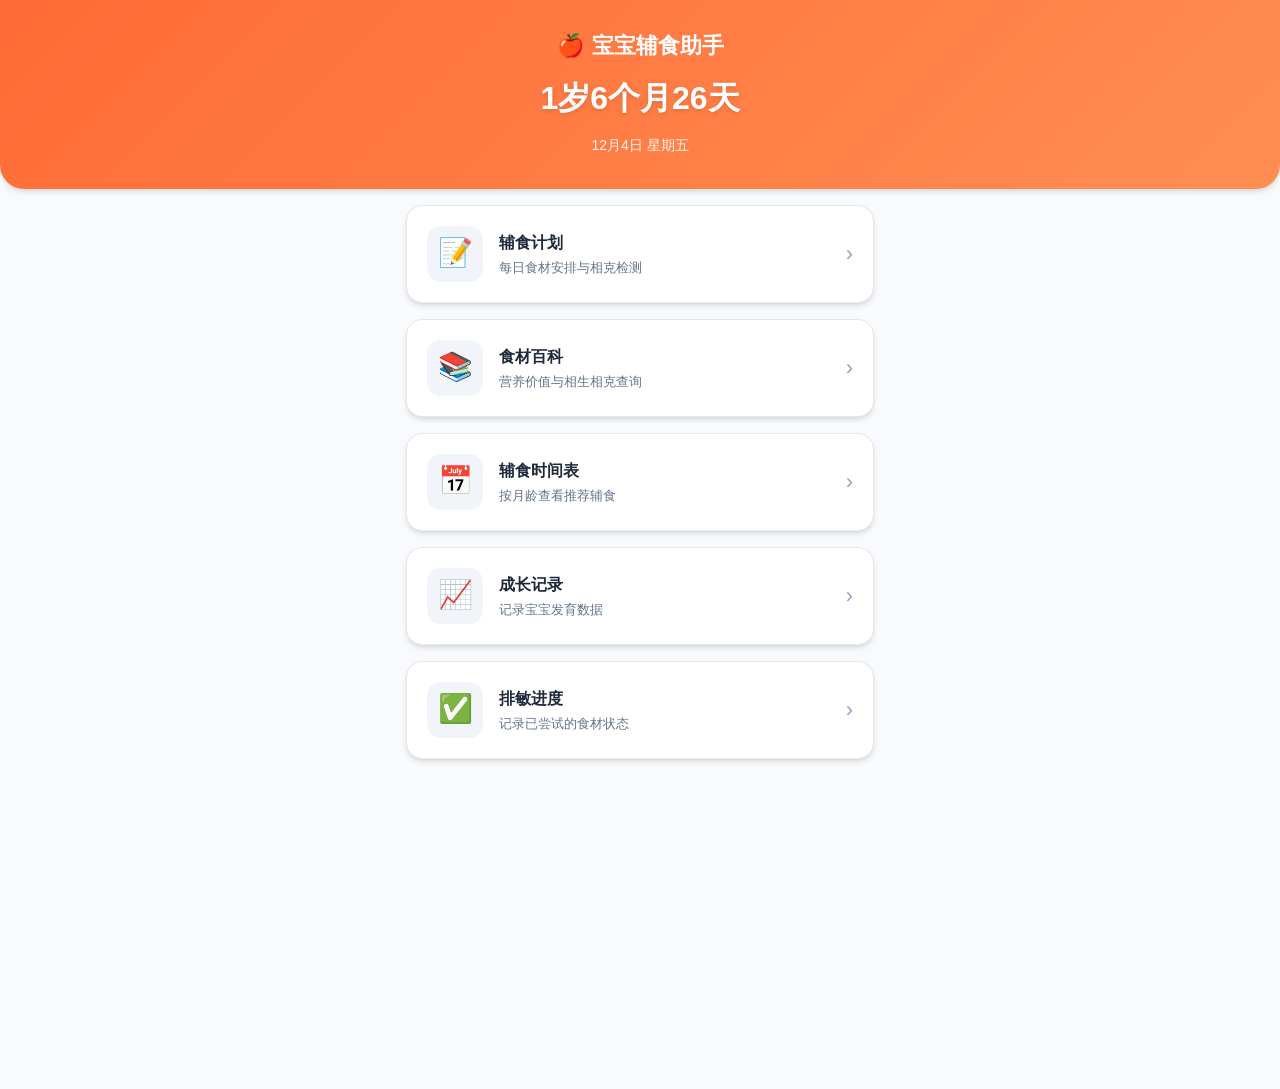
<file: index.html>
<!DOCTYPE html>
<html lang="zh-CN">
<head>
  <meta charset="UTF-8">
  <meta name="viewport" content="width=device-width, initial-scale=1.0, user-scalable=no">
  <title>宝宝辅食助手</title>
  <link rel="manifest" href="manifest.json">
  <link rel="stylesheet" href="css/style.css">
</head>
<body>
  <div class="app-container">
    <header class="app-header">
      <div class="header-content">
        <h1 class="header-title">
          <span class="emoji">🍎</span>
          宝宝辅食助手
        </h1>
        <div class="age-display" id="ageDisplay">计算中...</div>
        <div class="date-display" id="dateDisplay"></div>
      </div>
    </header>
    
    <main class="container">
      <nav class="card-grid">
        <a href="meal-planner.html" class="card card-meal">
          <div class="card-icon-wrapper">
            <span class="card-icon">📝</span>
          </div>
          <div class="card-content">
            <h3 class="card-title">辅食计划</h3>
            <p class="card-desc">每日食材安排与相克检测</p>
          </div>
          <span class="card-arrow">›</span>
        </a>
        
        <a href="food-encyclopedia.html" class="card card-encyclopedia">
          <div class="card-icon-wrapper">
            <span class="card-icon">📚</span>
          </div>
          <div class="card-content">
            <h3 class="card-title">食材百科</h3>
            <p class="card-desc">营养价值与相生相克查询</p>
          </div>
          <span class="card-arrow">›</span>
        </a>
        
        <a href="feeding-schedule.html" class="card card-schedule">
          <div class="card-icon-wrapper">
            <span class="card-icon">📅</span>
          </div>
          <div class="card-content">
            <h3 class="card-title">辅食时间表</h3>
            <p class="card-desc">按月龄查看推荐辅食</p>
          </div>
          <span class="card-arrow">›</span>
        </a>
        
        <a href="growth-tracker.html" class="card card-growth">
          <div class="card-icon-wrapper">
            <span class="card-icon">📈</span>
          </div>
          <div class="card-content">
            <h3 class="card-title">成长记录</h3>
            <p class="card-desc">记录宝宝发育数据</p>
          </div>
          <span class="card-arrow">›</span>
        </a>
        
        <a href="allergy-tracker.html" class="card card-allergy">
          <div class="card-icon-wrapper">
            <span class="card-icon">✅</span>
          </div>
          <div class="card-content">
            <h3 class="card-title">排敏进度</h3>
            <p class="card-desc">记录已尝试的食材状态</p>
          </div>
          <span class="card-arrow">›</span>
        </a>
      </nav>
    </main>
  </div>
  
  <script src="js/app.js"></script>
  <script>
    if ('serviceWorker' in navigator) {
      navigator.serviceWorker.register('sw.js').catch(function (err) {
        console.log('SW registration failed:', err);
      });
    }
  </script>
</body>
</html>
</file>
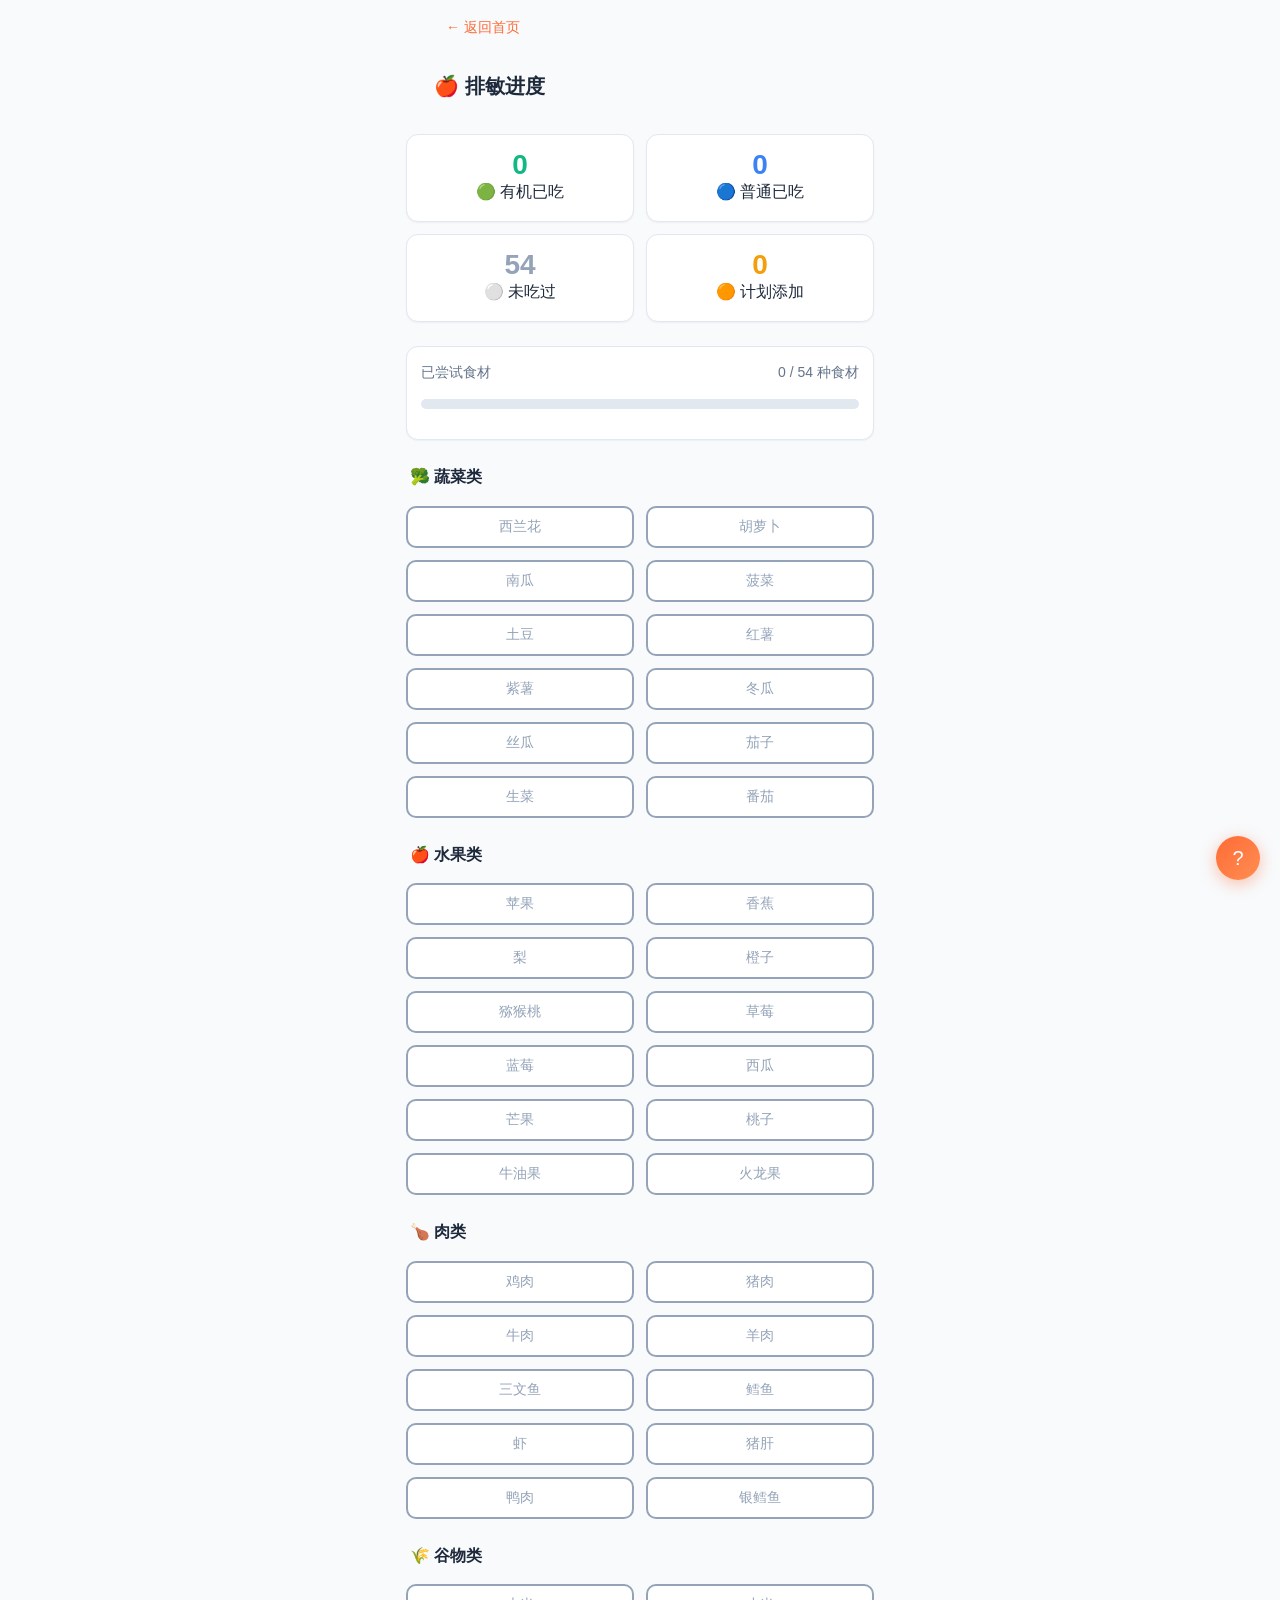
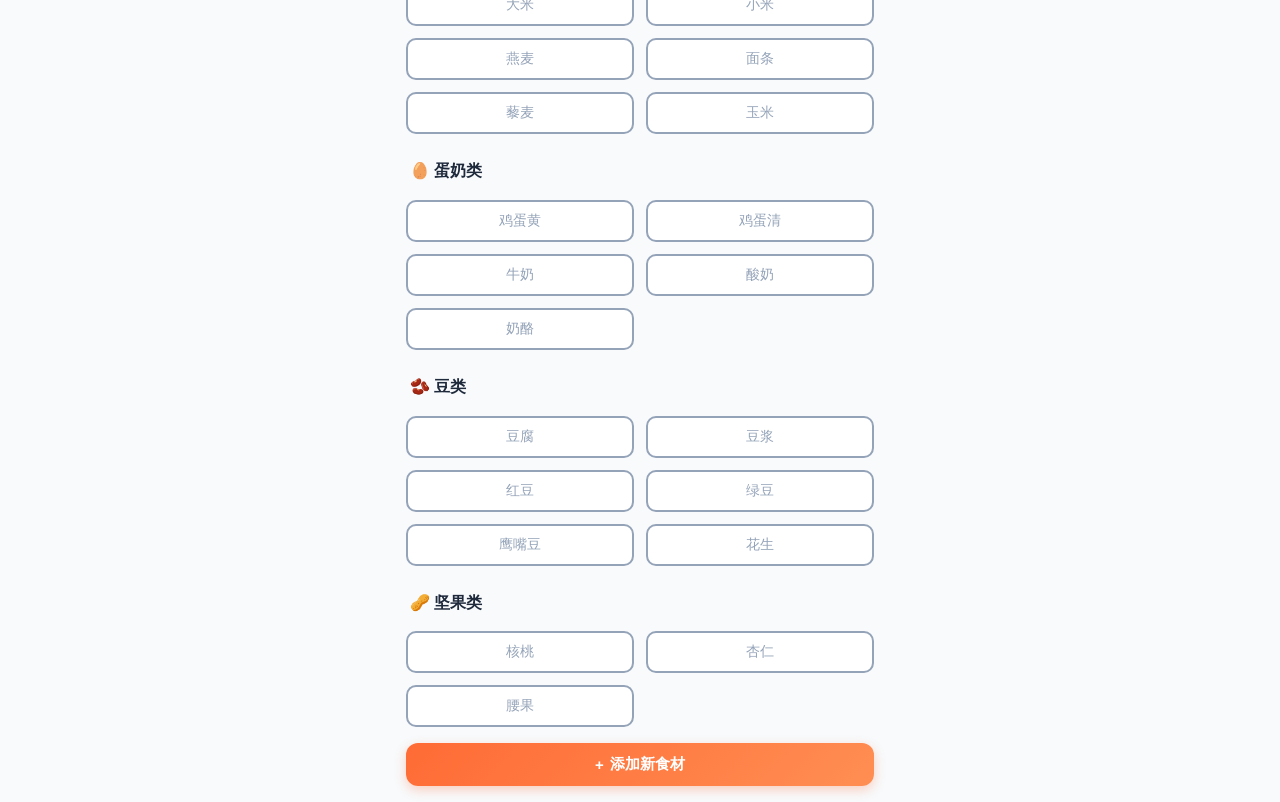
<file: allergy-tracker.html>
<!DOCTYPE html>
<html lang="zh-CN">
<head>
  <meta charset="UTF-8">
  <meta name="viewport" content="width=device-width, initial-scale=1.0, user-scalable=no">
  <title>排敏进度 - 宝宝辅食助手</title>
  <link rel="stylesheet" href="css/style.css">
</head>
<body>
  <div class="app-container">
    <header class="page-header">
      <a href="index.html" class="back-btn">← 返回首页</a>
      <h2 class="page-title">🍎 排敏进度</h2>
    </header>
    
    <main class="container">
      <!-- 统计区域 -->
      <div class="stats-grid">
        <div class="stat-card stat-green">
          <div class="stat-number" id="organicCount">0</div>
          <div class="stat-label">🟢 有机已吃</div>
        </div>
        <div class="stat-card stat-blue">
          <div class="stat-number" id="normalCount">0</div>
          <div class="stat-label">🔵 普通已吃</div>
        </div>
        <div class="stat-card stat-gray">
          <div class="stat-number" id="noneCount">0</div>
          <div class="stat-label">⚪ 未吃过</div>
        </div>
        <div class="stat-card stat-orange">
          <div class="stat-number" id="plannedCount">0</div>
          <div class="stat-label">🟠 计划添加</div>
        </div>
      </div>
      
      <!-- 进度条 -->
      <div class="progress-section">
        <div class="progress-header">
          <span class="progress-label">已尝试食材</span>
          <span class="progress-label" id="progressText">0 / 0 种</span>
        </div>
        <div class="progress-bar">
          <div class="progress-fill" id="progressFill"></div>
        </div>
      </div>
      
      <!-- 食材列表区域 -->
      <div id="foodCategories"></div>
      
      <!-- 添加新食材按钮 -->
      <button class="btn btn-primary btn-block" onclick="showAddFoodModal()">
        <span class="btn-icon">+</span> 添加新食材
      </button>
    </main>
  </div>
  
  <!-- 帮助按钮 -->
  <button class="help-btn" onclick="toggleTooltip()">?</button>
  
  <!-- 提示弹出框 -->
  <div class="tooltip" id="tooltip">
    <div class="tooltip-header">🎨 颜色含义说明</div>
    <div class="tooltip-item">
      <div class="tooltip-color" style="background: var(--green);"></div>
      <span>🟢 绿色：有机已吃</span>
    </div>
    <div class="tooltip-item">
      <div class="tooltip-color" style="background: var(--blue);"></div>
      <span>🔵 蓝色：普通已吃</span>
    </div>
    <div class="tooltip-item">
      <div class="tooltip-color" style="background: var(--gray);"></div>
      <span>⚪ 灰色：未吃过</span>
    </div>
    <div class="tooltip-item">
      <div class="tooltip-color" style="background: var(--orange);"></div>
      <span>🟠 橙色：计划添加</span>
    </div>
    <div class="tooltip-tip">点击食材按钮可循环切换状态</div>
  </div>
  
  <!-- 添加食材模态框 -->
  <div class="modal" id="addFoodModal">
    <div class="modal-content">
      <div class="modal-header">
        <h3 class="modal-title">添加新食材</h3>
        <button class="modal-close" onclick="closeAddFoodModal()">×</button>
      </div>
      <div class="modal-body">
        <div class="form-group">
          <label class="form-label">食材名称</label>
          <input type="text" class="form-control" id="newFoodName" placeholder="请输入食材名称">
        </div>
        <div class="form-group">
          <label class="form-label">分类</label>
          <select class="form-control" id="newFoodCategory">
            <option value="vegetables">蔬菜类</option>
            <option value="fruits">水果类</option>
            <option value="meats">肉类</option>
            <option value="grains">谷物类</option>
            <option value="dairy">蛋奶类</option>
            <option value="beans">豆类</option>
            <option value="nuts">坚果类</option>
          </select>
        </div>
      </div>
      <button class="btn btn-primary btn-block" onclick="addNewFood()">确认添加</button>
    </div>
  </div>
  
  <script src="js/app.js"></script>
  <script src="js/storage.js"></script>
  <script src="js/allergy-tracker.js"></script>
</body>
</html>
</file>
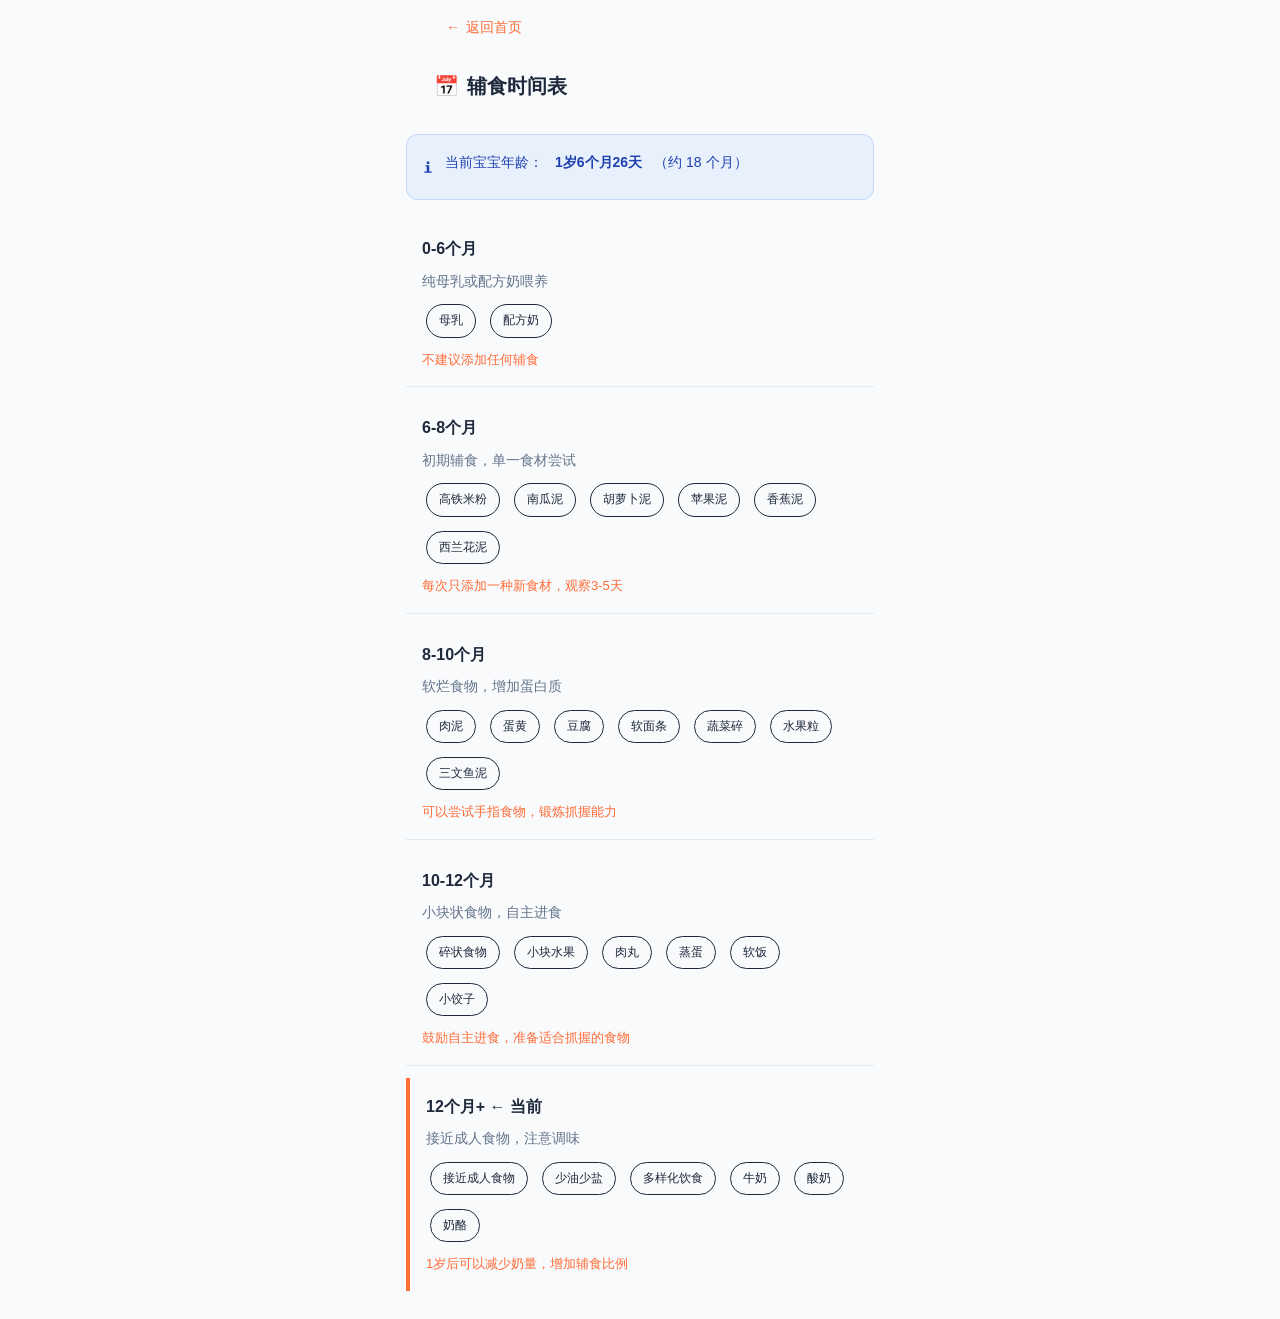
<file: feeding-schedule.html>
<!DOCTYPE html>
<html lang="zh-CN">
<head>
  <meta charset="UTF-8">
  <meta name="viewport" content="width=device-width, initial-scale=1.0, user-scalable=no">
  <title>辅食时间表 - 宝宝辅食助手</title>
  <link rel="stylesheet" href="css/style.css">
</head>
<body>
  <div class="app-container">
    <header class="page-header">
      <a href="index.html" class="back-btn">
        <span class="back-icon">←</span>
        返回首页
      </a>
      <h1 class="page-title">
        <span class="emoji">📅</span>
        辅食时间表
      </h1>
    </header>
    
    <main class="container">
      <div class="alert alert-info" id="ageInfo">
        当前年龄加载中...
      </div>
      
      <section id="scheduleContent" class="schedule-content"></section>
    </main>
  </div>
  
  <script src="js/app.js"></script>
  <script src="js/schedule.js"></script>
</body>
</html>
</file>
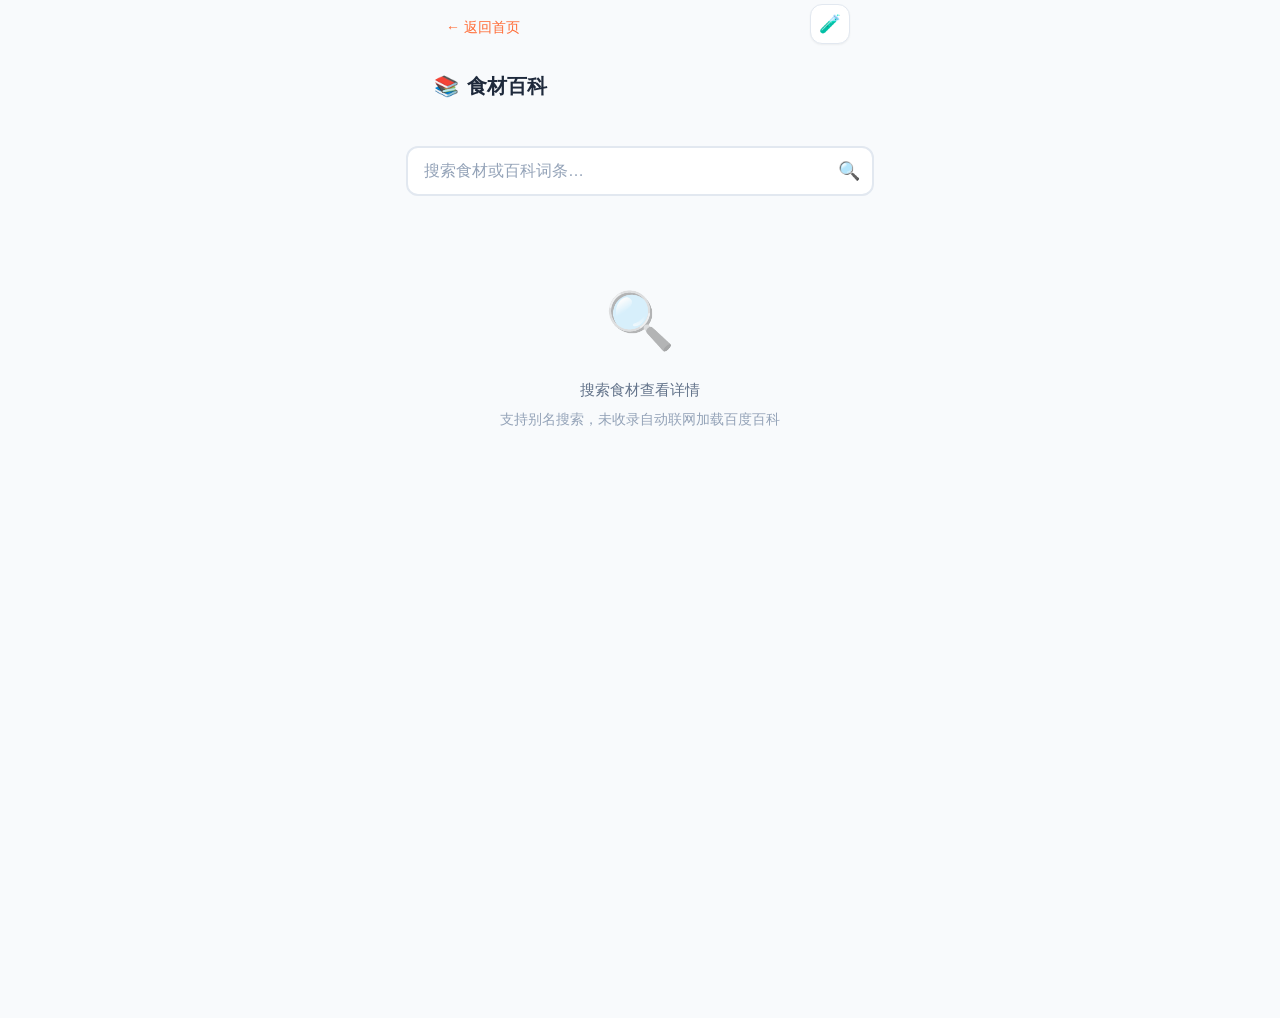
<file: food-encyclopedia.html>
<!DOCTYPE html>
<html lang="zh-CN">
<head>
  <meta charset="UTF-8">
  <meta name="viewport" content="width=device-width, initial-scale=1.0, user-scalable=no">
  <title>食材百科 - 宝宝辅食助手</title>
  <link rel="stylesheet" href="css/style.css">
</head>
<body>
  <div class="app-container">
    <header class="page-header">
      <a href="index.html" class="back-btn">← 返回首页</a>
      <h1 class="page-title">
        <span class="emoji">📚</span>
        食材百科
      </h1>
      <button class="nutrient-filter-btn" onclick="toggleNutrientPanel()" title="按营养需求筛选食材">
        🧪
      </button>
    </header>
    
    <main class="container">
      <!-- 营养需求浮层 -->
      <div class="nutrient-panel" id="nutrientPanel">
        <div class="panel-header">
          <span class="emoji">🧪</span>
          想补充的微量元素（可多选）
        </div>
        <div id="nutrientChecks" class="nutrient-checks"></div>
        <div class="panel-actions">
          <button class="btn btn-primary" onclick="applyNutrientFilter()">筛选食材</button>
          <button class="btn btn-secondary" onclick="clearNutrientFilter()">清空</button>
        </div>
        <div class="panel-close" onclick="toggleNutrientPanel()">收起 ↑</div>
      </div>
      
      <!-- 营养筛选结果 -->
      <div id="nutrientResults" class="nutrient-results"></div>
      
      <!-- 搜索框 -->
      <div class="search-box">
        <input type="text" class="form-control search-input" id="searchInput" 
               placeholder="搜索食材或百科词条…" oninput="searchFood()">
        <span class="search-icon">🔍</span>
      </div>
      
      <!-- 食材详情 -->
      <div id="foodDetail" class="food-detail-card">
        <div class="detail-header">
          <div id="baikeSourceBadge" class="baike-badge"></div>
          <h2 id="foodName" class="food-name"></h2>
          <div id="foodCategory" class="food-category"></div>
          <div id="foodAliasesRow" class="food-aliases"></div>
          <div id="baikeThumbWrap" class="baike-thumb"></div>
        </div>
        
        <div class="detail-section">
          <div class="section-title">营养价值</div>
          <div id="foodNutrition" class="nutrition-tags"></div>
        </div>
        
        <div class="detail-section">
          <div class="section-title">建议添加月龄</div>
          <div id="recommendedAge" class="badge badge-blue"></div>
        </div>
        
        <div id="ageRecommendation" class="age-recommendation"></div>
        
        <div class="detail-section">
          <div class="section-title">风险提示</div>
          <div id="foodRisk" class="tip-card tip-card-red"></div>
        </div>
        
        <div class="detail-section">
          <div class="section-title">相生相克关系</div>
          <div id="foodRelations"></div>
        </div>
        
        <button class="btn btn-primary btn-block" onclick="showAddRelationModal()">
          + 添加/修改关系
        </button>
      </div>
      
      <!-- 搜索结果 -->
      <div id="searchResults" class="search-results"></div>
      
      <!-- 空状态 -->
      <div id="emptyState" class="empty-state">
        <div class="empty-icon">🔍</div>
        <div class="empty-text">搜索食材查看详情</div>
        <div class="empty-hint">支持别名搜索，未收录自动联网加载百度百科</div>
      </div>
    </main>
  </div>
  
  <!-- 添加关系模态框 -->
  <div class="modal" id="addRelationModal">
    <div class="modal-content">
      <div class="modal-header">
        <h3>添加/修改关系</h3>
        <button class="modal-close" onclick="closeAddRelationModal()">×</button>
      </div>
      <div class="modal-body">
        <div class="form-group">
          <label>关联食材名称</label>
          <input type="text" class="form-control" id="relatedFoodName" placeholder="请输入食材名称">
        </div>
        <div class="form-group">
          <label>关系类型</label>
          <select class="form-control" id="relationType">
            <option value="boost">相生（同食有好处）</option>
            <option value="conflict">相克（同食有不良反应）</option>
          </select>
        </div>
        <div class="form-group">
          <label>效果说明</label>
          <textarea class="form-control" id="relationEffect" placeholder="请输入效果说明"></textarea>
        </div>
      </div>
      <button class="btn btn-primary btn-block" onclick="saveRelation()">保存</button>
    </div>
  </div>
  
  <script src="js/app.js"></script>
  <script src="js/storage.js"></script>
  <script src="js/encyclopedia.js"></script>
</body>
</html>
</file>
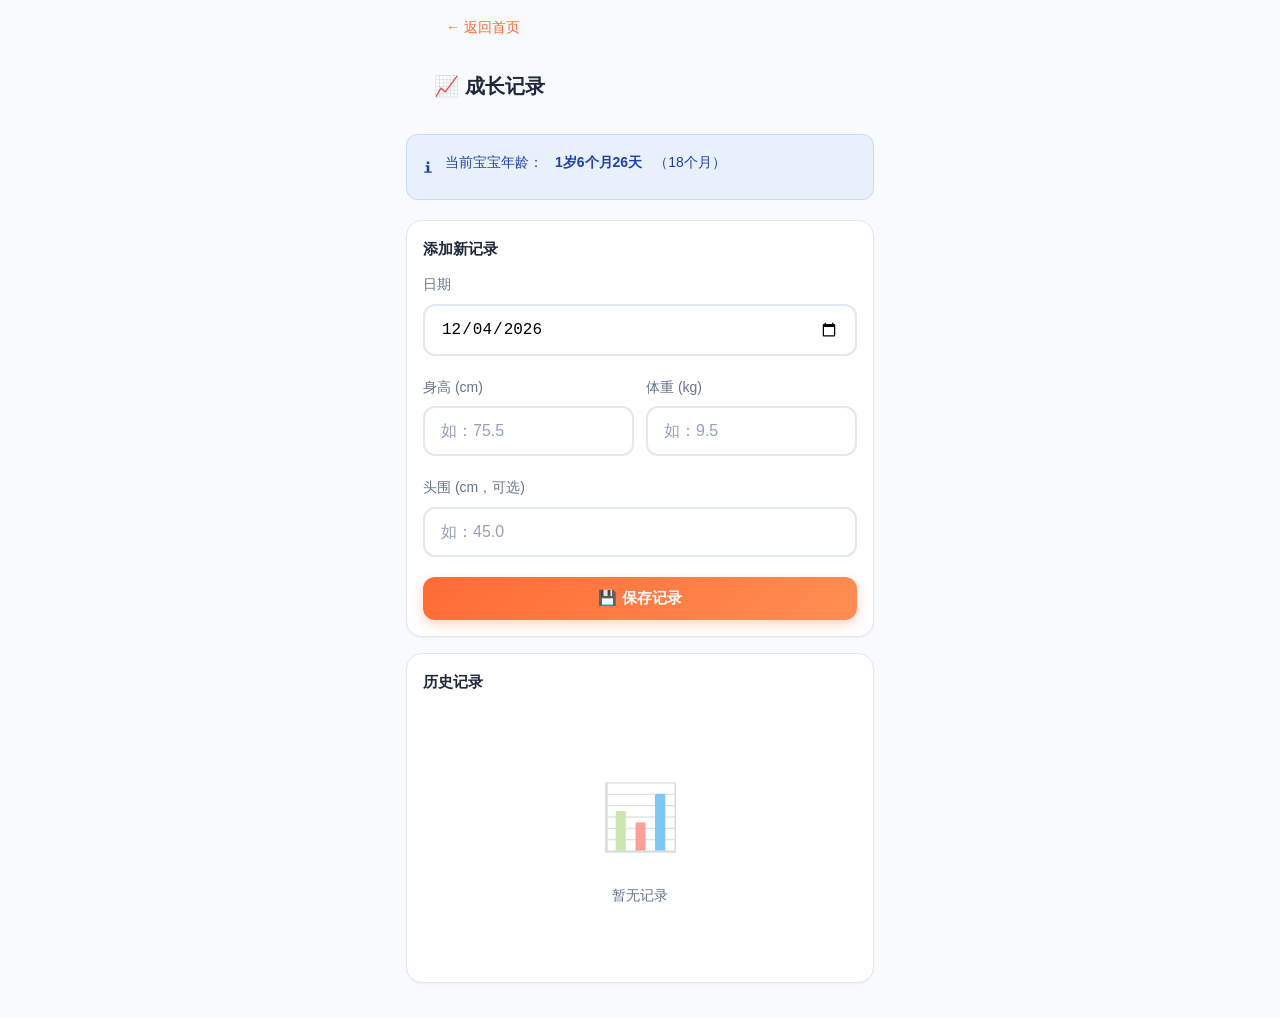
<file: growth-tracker.html>
<!DOCTYPE html>
<html lang="zh-CN">
<head>
  <meta charset="UTF-8">
  <meta name="viewport" content="width=device-width, initial-scale=1.0, user-scalable=no">
  <title>成长记录 - 宝宝辅食助手</title>
  <link rel="stylesheet" href="css/style.css">
</head>
<body>
  <div class="app-container">
    <header class="page-header">
      <a href="index.html" class="back-btn">← 返回首页</a>
      <h2 class="page-title">📈 成长记录</h2>
    </header>
    
    <main class="container">
      <div class="alert alert-info" id="ageInfo">当前年龄加载中...</div>
      
      <section class="section-card">
        <h3 class="section-title">添加新记录</h3>
        <form class="form-section" onsubmit="addRecord(); return false;">
          <div class="form-group">
            <label class="form-label">日期</label>
            <input type="date" class="form-control" id="recordDate">
          </div>
          
          <div class="form-row">
            <div class="form-group">
              <label class="form-label">身高 (cm)</label>
              <input type="number" class="form-control" id="height" placeholder="如：75.5" step="0.1">
            </div>
            <div class="form-group">
              <label class="form-label">体重 (kg)</label>
              <input type="number" class="form-control" id="weight" placeholder="如：9.5" step="0.1">
            </div>
          </div>
          
          <div class="form-group">
            <label class="form-label">头围 (cm，可选)</label>
            <input type="number" class="form-control" id="headCircumference" placeholder="如：45.0" step="0.1">
          </div>
          
          <button type="submit" class="btn btn-primary btn-block">💾 保存记录</button>
        </form>
      </section>
      
      <section class="section-card">
        <h3 class="section-title">历史记录</h3>
        <div id="recordList"></div>
      </section>
    </main>
  </div>
  
  <script src="js/app.js"></script>
  <script src="js/storage.js"></script>
  <script src="js/growth.js"></script>
</body>
</html>
</file>
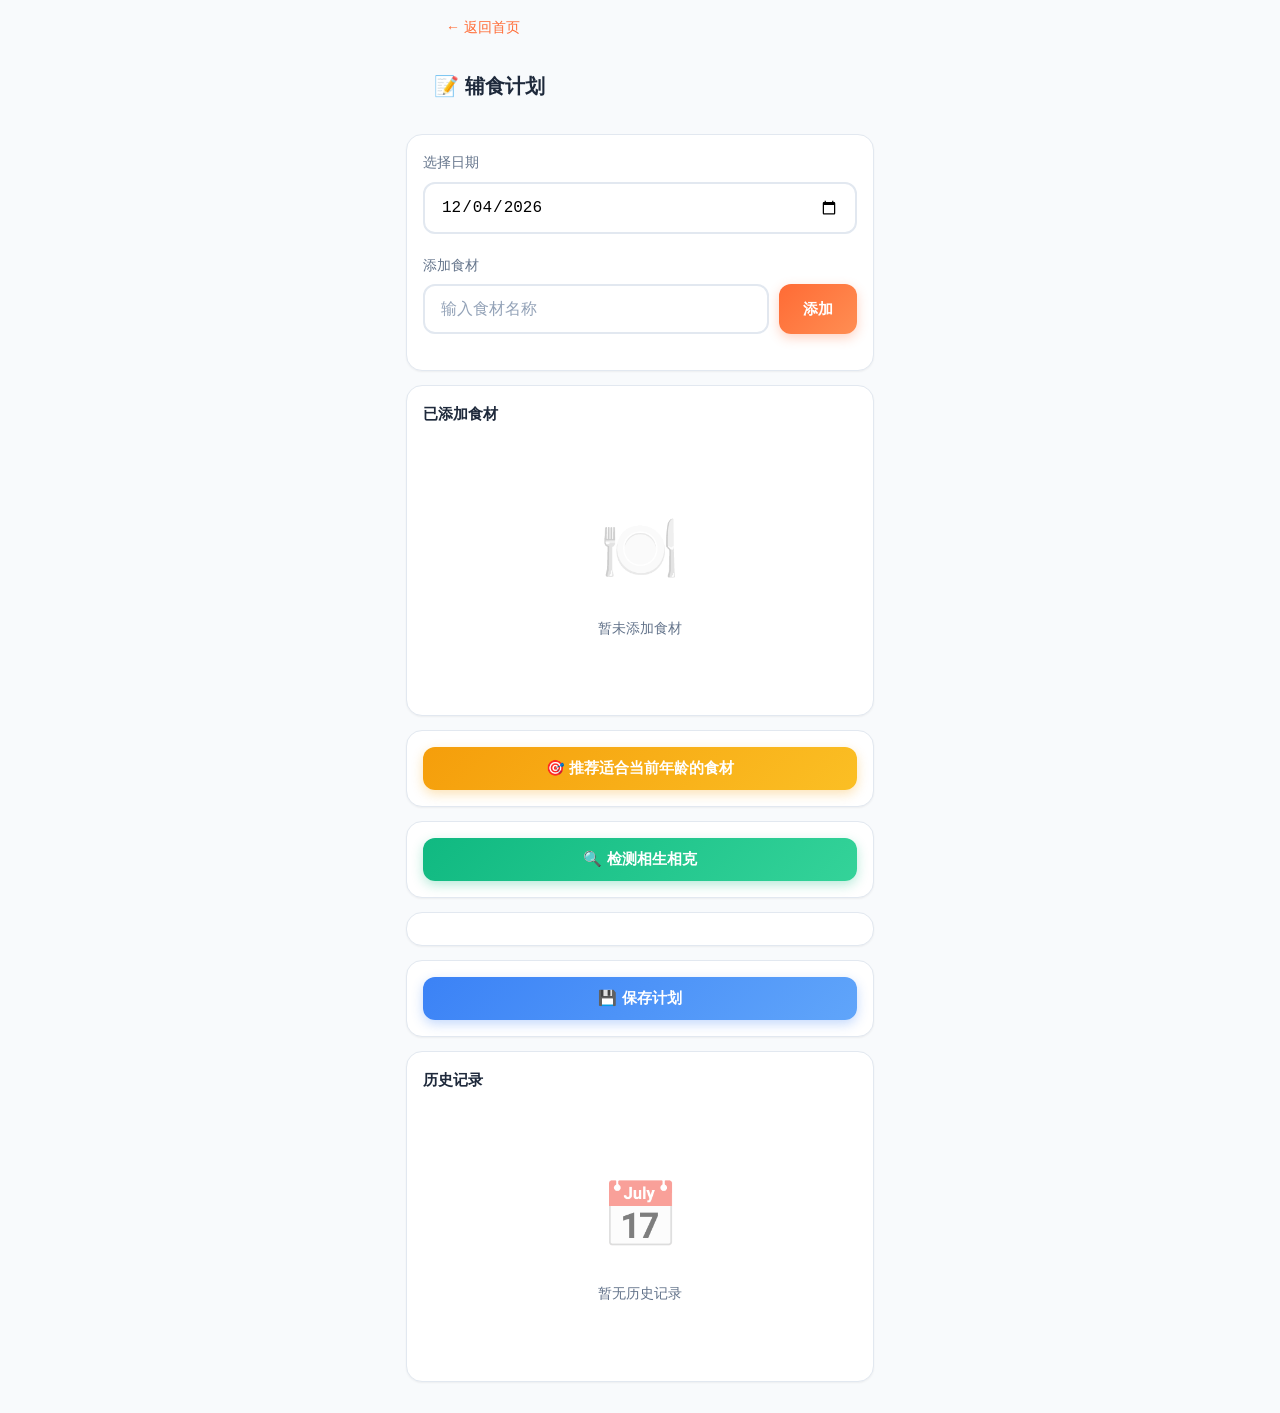
<file: meal-planner.html>
<!DOCTYPE html>
<html lang="zh-CN">
<head>
  <meta charset="UTF-8">
  <meta name="viewport" content="width=device-width, initial-scale=1.0, user-scalable=no">
  <title>辅食计划 - 宝宝辅食助手</title>
  <link rel="stylesheet" href="css/style.css">
</head>
<body>
  <div class="app-container">
    <header class="subpage-header">
      <a href="index.html" class="back-btn">← 返回首页</a>
      <h1 class="page-title">📝 辅食计划</h1>
    </header>
    
    <main class="container">
      <section class="card-section">
        <div class="form-group">
          <label for="planDate">选择日期</label>
          <input type="date" class="form-control" id="planDate" onchange="loadPlan()">
        </div>
        
        <div class="form-group">
          <label for="foodInput">添加食材</label>
          <div class="input-group">
            <input type="text" class="form-control" id="foodInput" placeholder="输入食材名称" onkeypress="if(event.key==='Enter') addFood()">
            <button class="btn btn-primary" onclick="addFood()">添加</button>
          </div>
        </div>
      </section>
      
      <section class="card-section">
        <h3 class="section-title">已添加食材</h3>
        <div id="addedFoods" class="food-tags"></div>
      </section>
      
      <section class="card-section">
        <button class="btn btn-warning btn-block" onclick="showRecommendedFoods()">
          🎯 推荐适合当前年龄的食材
        </button>
      </section>
      
      <section id="recommendedArea" class="card-section" style="display: none;">
        <h3 class="section-title">推荐食材（已排除已尝试的）</h3>
        <div id="recommendedFoods" class="food-grid"></div>
      </section>
      
      <section class="card-section">
        <button class="btn btn-success btn-block" onclick="checkFoods()">
          🔍 检测相生相克
        </button>
      </section>
      
      <section class="card-section">
        <div id="checkResult"></div>
      </section>
      
      <section class="card-section">
        <button class="btn btn-info btn-block" onclick="savePlan()">💾 保存计划</button>
      </section>
      
      <section class="card-section">
        <h3 class="section-title">历史记录</h3>
        <div id="historyList" class="history-list"></div>
      </section>
    </main>
  </div>
  
  <script src="js/app.js"></script>
  <script src="js/storage.js"></script>
  <script src="js/meal-planner.js"></script>
</body>
</html>
</file>
<file: css/style.css>
/* 全局样式 - 宝宝辅食助手 PWA 现代化设计 */
* {
  margin: 0;
  padding: 0;
  box-sizing: border-box;
  -webkit-tap-highlight-color: transparent;
}

:root {
  /* 现代化配色方案 */
  --primary: #FF6B35;
  --primary-light: #FF8C42;
  --primary-gradient: linear-gradient(135deg, #FF6B35 0%, #FF8E53 100%);
  
  --success: #10B981;
  --success-light: #34D399;
  
  --warning: #F59E0B;
  --warning-light: #FBBF24;
  
  --danger: #EF4444;
  --danger-light: #F87171;
  
  --info: #3B82F6;
  --info-light: #60A5FA;
  
  --purple: #8B5CF6;
  --purple-light: #A78BFA;
  
  --pink: #EC4899;
  --pink-light: #F472B6;
  
  --bg: #F8FAFC;
  --bg-secondary: #F1F5F9;
  
  --card-bg: #FFFFFF;
  
  --text: #1E293B;
  --text-secondary: #64748B;
  --text-tertiary: #94A3B8;
  
  --border: #E2E8F0;
  --border-radius: 16px;
  --border-radius-small: 12px;
  
  --shadow-sm: 0 1px 2px 0 rgba(0, 0, 0, 0.05);
  --shadow-md: 0 4px 6px -1px rgba(0, 0, 0, 0.1), 0 2px 4px -1px rgba(0, 0, 0, 0.06);
  --shadow-lg: 0 10px 15px -3px rgba(0, 0, 0, 0.1), 0 4px 6px -2px rgba(0, 0, 0, 0.05);
  --shadow-xl: 0 20px 25px -5px rgba(0, 0, 0, 0.1), 0 10px 10px -5px rgba(0, 0, 0, 0.04);

  /* 与旧版 / JS 内联样式兼容（encyclopedia、meal-planner 等） */
  --green: var(--success);
  --red: var(--danger);
  --orange: var(--warning);
  --blue: var(--info);
  --gray: #94a3b8;
  --text-light: var(--text-secondary);
  --yellow: var(--warning);
}

body {
  font-family: -apple-system, BlinkMacSystemFont, 'Segoe UI', Roboto, 'Helvetica Neue', Arial, sans-serif;
  font-size: 16px;
  color: var(--text);
  background: var(--bg);
  line-height: 1.6;
  min-height: 100vh;
  padding-bottom: env(safe-area-inset-bottom);
}

/* 容器 */
.container {
  max-width: 420px;
  margin: 0 auto;
  padding: 16px;
  min-height: 100vh;
  position: relative;
}

/* 标题区域 */
.header {
  text-align: center;
  padding: 24px 16px;
  background: var(--primary-gradient);
  color: white;
  margin: -16px -16px 24px -16px;
  position: relative;
  overflow: hidden;
}

.header::before {
  content: '';
  position: absolute;
  top: -50%;
  right: -50%;
  width: 200%;
  height: 200%;
  background: radial-gradient(circle, rgba(255,255,255,0.1) 0%, transparent 70%);
  animation: shimmer 8s infinite linear;
}

@keyframes shimmer {
  0% { transform: rotate(0deg); }
  100% { transform: rotate(360deg); }
}

.header h1 {
  font-size: 24px;
  font-weight: 700;
  margin-bottom: 8px;
  position: relative;
  letter-spacing: 0.5px;
}

.header .age-display {
  font-size: 32px;
  font-weight: 700;
  margin: 12px 0;
  position: relative;
  text-shadow: 0 2px 4px rgba(0,0,0,0.1);
}

.header .date-display {
  font-size: 14px;
  opacity: 0.9;
  position: relative;
}

/* 功能卡片网格 */
.card-grid {
  display: grid;
  grid-template-columns: 1fr;
  gap: 16px;
  margin-bottom: 24px;
}

.card {
  background: var(--card-bg);
  border-radius: var(--border-radius);
  padding: 20px;
  text-decoration: none;
  color: var(--text);
  display: flex;
  align-items: center;
  gap: 16px;
  transition: all 0.3s cubic-bezier(0.4, 0, 0.2, 1);
  box-shadow: var(--shadow-md);
  border: 1px solid var(--border);
  position: relative;
  overflow: hidden;
}

.card::before {
  content: '';
  position: absolute;
  top: 0;
  left: 0;
  width: 4px;
  height: 100%;
  background: var(--primary-gradient);
  transform: scaleY(0);
  transform-origin: top;
  transition: transform 0.3s ease;
}

.card:hover::before {
  transform: scaleY(1);
}

.card:active {
  transform: scale(0.97);
  box-shadow: var(--shadow-sm);
}

.card-icon {
  font-size: 32px;
  width: 56px;
  height: 56px;
  display: flex;
  align-items: center;
  justify-content: center;
  background: var(--bg-secondary);
  border-radius: 14px;
  flex-shrink: 0;
}

.card-content h3 {
  font-size: 16px;
  font-weight: 600;
  margin-bottom: 4px;
  color: var(--text);
}

.card-content p {
  font-size: 13px;
  color: var(--text-secondary);
  line-height: 1.4;
}

/* 按钮 */
.btn {
  display: inline-flex;
  align-items: center;
  justify-content: center;
  padding: 12px 24px;
  border: none;
  border-radius: 12px;
  font-size: 15px;
  font-weight: 600;
  cursor: pointer;
  transition: all 0.2s cubic-bezier(0.4, 0, 0.2, 1);
  text-align: center;
  text-decoration: none;
  gap: 6px;
}

.btn:active {
  transform: scale(0.96);
}

.btn-primary {
  background: var(--primary-gradient);
  color: white;
  box-shadow: 0 4px 12px rgba(255, 107, 53, 0.3);
}

.btn-primary:hover {
  box-shadow: 0 6px 16px rgba(255, 107, 53, 0.4);
}

.btn-success {
  background: linear-gradient(135deg, var(--success), var(--success-light));
  color: white;
  box-shadow: 0 4px 12px rgba(16, 185, 129, 0.3);
}

.btn-info {
  background: linear-gradient(135deg, var(--info), var(--info-light));
  color: white;
  box-shadow: 0 4px 12px rgba(59, 130, 246, 0.3);
}

.btn-warning {
  background: linear-gradient(135deg, var(--warning), var(--warning-light));
  color: white;
  box-shadow: 0 4px 12px rgba(245, 158, 11, 0.3);
}

.btn-danger {
  background: linear-gradient(135deg, var(--danger), var(--danger-light));
  color: white;
  box-shadow: 0 4px 12px rgba(239, 68, 68, 0.3);
}

.btn-gray {
  background: #64748B;
  color: white;
}

/* 旧按钮类名（子页 HTML / 动态 HTML 仍在使用） */
.btn-green {
  background: linear-gradient(135deg, var(--success), var(--success-light));
  color: white;
  box-shadow: 0 4px 12px rgba(16, 185, 129, 0.3);
}

.btn-blue {
  background: linear-gradient(135deg, var(--info), var(--info-light));
  color: white;
  box-shadow: 0 4px 12px rgba(59, 130, 246, 0.3);
}

.btn-orange {
  background: linear-gradient(135deg, var(--warning), var(--warning-light));
  color: white;
  box-shadow: 0 4px 12px rgba(245, 158, 11, 0.3);
}

.btn-secondary {
  background: #f1f5f9;
  color: var(--text-secondary);
  border: 2px solid var(--border);
}

.btn-outline {
  background: transparent;
  border: 2px solid var(--border);
  color: var(--text-secondary);
}

.btn-block {
  display: flex;
  width: 100%;
}

.btn-small {
  padding: 8px 16px;
  font-size: 14px;
  border-radius: 8px;
}

/* 表单元素 */
.form-group {
  margin-bottom: 20px;
}

.form-group label {
  display: block;
  margin-bottom: 8px;
  font-size: 14px;
  font-weight: 500;
  color: var(--text-secondary);
}

.form-control {
  width: 100%;
  padding: 14px 16px;
  border: 2px solid var(--border);
  border-radius: 12px;
  font-size: 16px;
  outline: none;
  transition: all 0.2s ease;
  background: var(--card-bg);
}

.form-control:focus {
  border-color: var(--primary);
  box-shadow: 0 0 0 3px rgba(255, 107, 53, 0.1);
}

.form-control::placeholder {
  color: var(--text-tertiary);
}

textarea.form-control {
  min-height: 100px;
  resize: vertical;
}

select.form-control {
  appearance: none;
  background: white url("data:image/svg+xml,<svg xmlns='http://www.w3.org/2000/svg' width='16' height='16' viewBox='0 0 16 16'><path fill='%2364748B' d='M4 6l4 4 4-4z'/></svg>") no-repeat right 16px center;
  padding-right: 44px;
}

/* 标签 */
.badge {
  display: inline-flex;
  align-items: center;
  padding: 6px 12px;
  border-radius: 20px;
  font-size: 12px;
  font-weight: 600;
}

.badge-success {
  background: rgba(16, 185, 129, 0.1);
  color: var(--success);
}

.badge-danger {
  background: rgba(239, 68, 68, 0.1);
  color: var(--danger);
}

.badge-warning {
  background: rgba(245, 158, 11, 0.1);
  color: var(--warning);
}

.badge-info {
  background: rgba(59, 130, 246, 0.1);
  color: var(--info);
}

.badge-purple {
  background: rgba(139, 92, 246, 0.1);
  color: var(--purple);
}

.badge-pink {
  background: rgba(236, 72, 153, 0.1);
  color: var(--pink);
}

.badge-green {
  background: rgba(16, 185, 129, 0.12);
  color: var(--success);
}

/* 列表 */
.list {
  background: var(--card-bg);
  border-radius: var(--border-radius);
  overflow: hidden;
  box-shadow: var(--shadow-md);
}

.list-item {
  padding: 16px;
  border-bottom: 1px solid var(--border);
  display: flex;
  justify-content: space-between;
  align-items: center;
  transition: background 0.2s ease;
}

.list-item:hover {
  background: var(--bg-secondary);
}

.list-item:last-child {
  border-bottom: none;
}

/* 食材状态按钮 */
.food-btn {
  display: inline-flex;
  align-items: center;
  justify-content: center;
  padding: 10px 16px;
  border: 2px solid var(--border);
  border-radius: 10px;
  background: white;
  font-size: 14px;
  font-weight: 500;
  cursor: pointer;
  transition: all 0.2s ease;
  text-align: center;
  min-width: 90px;
}

.food-btn:active {
  transform: scale(0.94);
}

.food-btn.none {
  border-color: var(--text-tertiary);
  color: var(--text-tertiary);
  background: white;
}

.food-btn.organic {
  border-color: var(--success);
  color: white;
  background: var(--success);
  box-shadow: 0 2px 8px rgba(16, 185, 129, 0.3);
}

.food-btn.normal {
  border-color: var(--info);
  color: white;
  background: var(--info);
  box-shadow: 0 2px 8px rgba(59, 130, 246, 0.3);
}

.food-btn.planned {
  border-color: var(--warning);
  color: white;
  background: var(--warning);
  box-shadow: 0 2px 8px rgba(245, 158, 11, 0.3);
}

/* 分类标题 */
.category-title {
  font-size: 16px;
  font-weight: 600;
  margin: 24px 0 16px 0;
  color: var(--text);
  display: flex;
  align-items: center;
  gap: 8px;
  padding-left: 4px;
}

/* 网格布局 */
.food-grid {
  display: grid;
  grid-template-columns: repeat(2, 1fr);
  gap: 12px;
  margin-bottom: 16px;
}

/* 提示卡片 */
.tip-card {
  background: rgba(245, 158, 11, 0.08);
  border-left: 4px solid var(--warning);
  padding: 16px;
  border-radius: 0 var(--border-radius-small) var(--border-radius-small) 0;
  margin-bottom: 16px;
  font-size: 14px;
}

.tip-card-green {
  background: rgba(16, 185, 129, 0.08);
  border-left-color: var(--success);
}

.tip-card-red {
  background: rgba(239, 68, 68, 0.08);
  border-left-color: var(--danger);
}

.tip-card-blue {
  background: rgba(59, 130, 246, 0.08);
  border-left-color: var(--info);
}

.tip-card-purple {
  background: rgba(139, 92, 246, 0.08);
  border-left-color: var(--purple);
}

/* 警告/成功消息 */
.alert {
  padding: 16px;
  border-radius: var(--border-radius-small);
  margin-bottom: 20px;
  font-size: 14px;
  display: flex;
  align-items: flex-start;
  gap: 12px;
}

.alert::before {
  font-size: 20px;
  flex-shrink: 0;
}

.alert-success {
  background: rgba(16, 185, 129, 0.08);
  color: #065F46;
  border: 1px solid rgba(16, 185, 129, 0.2);
}

.alert-success::before {
  content: '✓';
}

.alert-warning {
  background: rgba(245, 158, 11, 0.08);
  color: #92400E;
  border: 1px solid rgba(245, 158, 11, 0.2);
}

.alert-warning::before {
  content: '⚠';
}

.alert-error {
  background: rgba(239, 68, 68, 0.08);
  color: #991B1B;
  border: 1px solid rgba(239, 68, 68, 0.2);
}

.alert-error::before {
  content: '✗';
}

.alert-info {
  background: rgba(59, 130, 246, 0.08);
  color: #1E40AF;
  border: 1px solid rgba(59, 130, 246, 0.2);
}

.alert-info::before {
  content: 'ℹ';
}

/* 模态框 */
.modal {
  display: none;
  position: fixed;
  top: 0;
  left: 0;
  width: 100%;
  height: 100%;
  background: rgba(0, 0, 0, 0.5);
  z-index: 1000;
  align-items: center;
  justify-content: center;
  padding: 20px;
  backdrop-filter: blur(4px);
}

.modal.show {
  display: flex;
}

.modal-content {
  background: white;
  border-radius: var(--border-radius);
  padding: 24px;
  max-width: 90%;
  max-height: 85vh;
  overflow-y: auto;
  width: 100%;
  max-width: 400px;
  animation: modalIn 0.3s ease-out;
}

@keyframes modalIn {
  from {
    opacity: 0;
    transform: translateY(20px) scale(0.95);
  }
  to {
    opacity: 1;
    transform: translateY(0) scale(1);
  }
}

.modal-header {
  display: flex;
  justify-content: space-between;
  align-items: center;
  margin-bottom: 20px;
  padding-bottom: 16px;
  border-bottom: 1px solid var(--border);
}

.modal-header h3 {
  font-size: 18px;
  font-weight: 600;
  color: var(--text);
}

.modal-close {
  background: none;
  border: none;
  font-size: 24px;
  cursor: pointer;
  color: var(--text-tertiary);
  width: 32px;
  height: 32px;
  display: flex;
  align-items: center;
  justify-content: center;
  border-radius: 8px;
  transition: all 0.2s ease;
}

.modal-close:hover {
  background: var(--bg-secondary);
  color: var(--text);
}

/* 返回按钮 */
.back-btn {
  display: inline-flex;
  align-items: center;
  gap: 6px;
  color: var(--primary);
  text-decoration: none;
  font-size: 14px;
  font-weight: 500;
  margin-bottom: 20px;
  padding: 8px 12px;
  border-radius: 8px;
  transition: background 0.2s ease;
}

.back-btn:hover {
  background: var(--bg-secondary);
}

/* 帮助按钮 */
.help-btn {
  position: fixed;
  bottom: 20px;
  right: 20px;
  width: 44px;
  height: 44px;
  border-radius: 50%;
  background: var(--primary-gradient);
  color: white;
  border: none;
  font-size: 20px;
  cursor: pointer;
  box-shadow: 0 4px 16px rgba(255, 107, 53, 0.4);
  z-index: 100;
  transition: transform 0.2s ease, box-shadow 0.2s ease;
}

.help-btn:active {
  transform: scale(0.9);
}

/* 提示弹出框 */
.tooltip {
  display: none;
  position: fixed;
  bottom: 80px;
  right: 20px;
  background: white;
  border-radius: var(--border-radius);
  padding: 20px;
  box-shadow: var(--shadow-xl);
  z-index: 101;
  max-width: 300px;
  animation: tooltipIn 0.3s ease-out;
}

@keyframes tooltipIn {
  from {
    opacity: 0;
    transform: translateY(10px);
  }
  to {
    opacity: 1;
    transform: translateY(0);
  }
}

.tooltip.show {
  display: block;
}

.tooltip-item {
  display: flex;
  align-items: center;
  gap: 10px;
  margin-bottom: 10px;
  font-size: 14px;
}

.tooltip-item:last-child {
  margin-bottom: 0;
}

.tooltip-color {
  width: 24px;
  height: 24px;
  border-radius: 6px;
  flex-shrink: 0;
}

/* 统计卡片 */
.stats-grid {
  display: grid;
  grid-template-columns: repeat(2, 1fr);
  gap: 12px;
  margin-bottom: 24px;
}

.stat-card {
  background: var(--card-bg);
  border-radius: var(--border-radius-small);
  padding: 16px;
  text-align: center;
  box-shadow: var(--shadow-sm);
  border: 1px solid var(--border);
}

.stat-card .number {
  font-size: 28px;
  font-weight: 700;
  line-height: 1;
}

.stat-card .label {
  font-size: 12px;
  color: var(--text-secondary);
  margin-top: 8px;
  font-weight: 500;
}

/* 进度条 */
.progress-bar {
  height: 10px;
  background: var(--border);
  border-radius: 5px;
  overflow: hidden;
  margin: 16px 0;
}

.progress-bar .fill {
  height: 100%;
  background: var(--primary-gradient);
  transition: width 0.4s cubic-bezier(0.4, 0, 0.2, 1);
}

/* 搜索框 */
.search-box {
  position: relative;
  margin-bottom: 20px;
}

.search-box input {
  padding-right: 46px;
  padding-left: 16px;
}

.search-box .search-icon {
  position: absolute;
  right: 14px;
  top: 50%;
  transform: translateY(-50%);
  color: var(--text-tertiary);
  font-size: 18px;
  pointer-events: none;
}

/* 标签组 */
.tag {
  display: inline-block;
  padding: 6px 12px;
  border-radius: 20px;
  font-size: 12px;
  font-weight: 500;
  margin: 4px;
  border: 1px solid;
}

.tag-green {
  background: rgba(16, 185, 129, 0.1);
  color: var(--success);
  border-color: rgba(16, 185, 129, 0.2);
}

.tag-red {
  background: rgba(239, 68, 68, 0.1);
  color: var(--danger);
  border-color: rgba(239, 68, 68, 0.2);
}

.tag-blue {
  background: rgba(59, 130, 246, 0.1);
  color: var(--info);
  border-color: rgba(59, 130, 246, 0.2);
}

.tag-purple {
  background: rgba(139, 92, 246, 0.1);
  color: var(--purple);
  border-color: rgba(139, 92, 246, 0.2);
}

/* 空状态 */
.empty-state {
  text-align: center;
  padding: 60px 20px;
  color: var(--text-secondary);
}

.empty-state .icon {
  font-size: 64px;
  margin-bottom: 16px;
  opacity: 0.5;
}

.empty-state div:last-child {
  font-size: 14px;
}

/* 历史记录 */
.history-item {
  background: var(--card-bg);
  border-radius: var(--border-radius-small);
  padding: 16px;
  margin-bottom: 12px;
  box-shadow: var(--shadow-sm);
  border: 1px solid var(--border);
}

.history-date {
  font-size: 12px;
  color: var(--text-tertiary);
  margin-bottom: 10px;
}

.history-foods {
  display: flex;
  flex-wrap: wrap;
  gap: 8px;
}

/* 响应式 */
@media (min-width: 768px) {
  .container {
    max-width: 500px;
  }
}

/* 动画效果 */
@keyframes fadeIn {
  from { opacity: 0; transform: translateY(10px); }
  to { opacity: 1; transform: translateY(0); }
}

.animate-fade-in {
  animation: fadeIn 0.3s ease-out;
}

/* 滚动条样式 */
::-webkit-scrollbar {
  width: 6px;
}

::-webkit-scrollbar-track {
  background: transparent;
}

::-webkit-scrollbar-thumb {
  background: var(--border);
  border-radius: 3px;
}

::-webkit-scrollbar-thumb:hover {
  background: var(--text-tertiary);
}

/* ========= 页面布局（首页 / 子页 HTML 结构） ========= */
.app-container {
  min-height: 100vh;
  background: var(--bg);
}

.app-header {
  background: var(--primary-gradient);
  color: #fff;
  padding: 28px 20px 32px;
  border-radius: 0 0 24px 24px;
  box-shadow: var(--shadow-md);
}

.header-content {
  max-width: 420px;
  margin: 0 auto;
  text-align: center;
}

.header-title {
  font-size: 22px;
  font-weight: 700;
  margin-bottom: 8px;
  display: flex;
  align-items: center;
  justify-content: center;
  gap: 8px;
}

.app-header .age-display {
  font-size: 32px;
  font-weight: 700;
  margin: 10px 0;
  text-shadow: 0 2px 4px rgba(0, 0, 0, 0.12);
}

.app-header .date-display {
  font-size: 14px;
  opacity: 0.92;
}

.subpage-header,
.page-header {
  max-width: 420px;
  margin: 0 auto;
  padding: 8px 4px 0;
  position: relative;
}

.page-header {
  padding-right: 52px;
}

.page-title {
  font-size: 20px;
  font-weight: 700;
  color: var(--text);
  margin: 4px 0 16px;
  display: flex;
  align-items: center;
  gap: 8px;
}

.card-icon-wrapper {
  width: 56px;
  height: 56px;
  display: flex;
  align-items: center;
  justify-content: center;
  background: var(--bg-secondary);
  border-radius: 14px;
  flex-shrink: 0;
}

.card-icon-wrapper .card-icon {
  width: auto;
  height: auto;
  background: transparent;
  font-size: 28px;
}

.card-title {
  font-size: 16px;
  font-weight: 600;
  margin-bottom: 4px;
  color: var(--text);
}

.card-desc {
  font-size: 13px;
  color: var(--text-secondary);
  line-height: 1.4;
}

.card-arrow {
  margin-left: auto;
  font-size: 22px;
  color: var(--text-tertiary);
  font-weight: 300;
}

.card-section {
  background: var(--card-bg);
  border: 1px solid var(--border);
  border-radius: var(--border-radius);
  padding: 16px;
  margin-bottom: 14px;
  box-shadow: var(--shadow-sm);
}

.section-title {
  font-size: 15px;
  font-weight: 600;
  color: var(--text);
  margin: 0 0 12px;
}

.input-group {
  display: flex;
  gap: 10px;
  align-items: stretch;
}

.input-group .form-control {
  flex: 1;
}

.input-group .btn {
  flex-shrink: 0;
  white-space: nowrap;
}

.food-tags {
  min-height: 8px;
}

.history-list {
  min-height: 8px;
}

/* 百科：详情默认隐藏，由 JS 设置 inline display */
#foodDetail {
  display: none;
}

.food-detail-card {
  background: var(--card-bg);
  border: 1px solid var(--border);
  border-radius: var(--border-radius);
  padding: 16px;
  margin-bottom: 16px;
  box-shadow: var(--shadow-sm);
}

.detail-header {
  margin-bottom: 12px;
}

.food-name {
  font-size: 20px;
  font-weight: 700;
  margin-bottom: 6px;
}

.food-category {
  font-size: 14px;
  color: var(--text-secondary);
  margin-bottom: 8px;
}

.detail-section > .section-title {
  font-size: 14px;
  font-weight: 600;
  margin-bottom: 8px;
}

.nutrition-tags {
  display: flex;
  flex-wrap: wrap;
  gap: 8px;
  margin-bottom: 12px;
}

/* 百科：微量元素面板 */
.nutrient-filter-btn {
  position: absolute;
  top: 4px;
  right: 0;
  width: 40px;
  height: 40px;
  border-radius: 12px;
  border: 1px solid var(--border);
  background: var(--card-bg);
  font-size: 18px;
  cursor: pointer;
  display: flex;
  align-items: center;
  justify-content: center;
  box-shadow: var(--shadow-sm);
}

.nutrient-panel {
  display: none;
  position: absolute;
  top: 0;
  right: 0;
  left: 0;
  max-width: 100%;
  z-index: 200;
  background: var(--card-bg);
  border: 1px solid var(--border);
  border-radius: var(--border-radius-small);
  box-shadow: var(--shadow-lg);
  padding: 14px;
}

.nutrient-panel.is-open {
  display: block;
}

.nutrient-panel .panel-header {
  font-weight: 600;
  margin-bottom: 10px;
  font-size: 14px;
  display: flex;
  align-items: center;
  gap: 6px;
}

.nutrient-panel .panel-actions {
  display: flex;
  gap: 8px;
  margin-top: 12px;
}

.nutrient-panel .panel-actions .btn {
  flex: 1;
}

.nutrient-panel .panel-close {
  margin-top: 8px;
  text-align: right;
  font-size: 12px;
  color: var(--text-secondary);
  cursor: pointer;
}

.nutrient-checks {
  display: flex;
  flex-wrap: wrap;
  gap: 8px;
}

.nutrient-results {
  margin-bottom: 12px;
}

/* 排敏页进度条 fill 类名 */
.progress-bar .progress-fill {
  height: 100%;
  background: var(--primary-gradient);
  transition: width 0.4s cubic-bezier(0.4, 0, 0.2, 1);
  border-radius: 5px;
}

.stat-card .stat-number {
  font-size: 28px;
  font-weight: 700;
  line-height: 1;
}

.progress-section {
  background: var(--card-bg);
  border: 1px solid var(--border);
  border-radius: var(--border-radius-small);
  padding: 14px;
  margin-bottom: 16px;
  box-shadow: var(--shadow-sm);
}

.progress-header {
  display: flex;
  justify-content: space-between;
  font-size: 14px;
  margin-bottom: 6px;
  color: var(--text-secondary);
}

.stat-green .stat-number {
  color: var(--success);
}

.stat-blue .stat-number {
  color: var(--info);
}

.stat-gray .stat-number {
  color: var(--text-tertiary);
}

.stat-orange .stat-number {
  color: var(--warning);
}

.empty-state .empty-icon {
  font-size: 56px;
  margin-bottom: 12px;
  opacity: 0.45;
}

.empty-state .empty-text {
  font-size: 15px;
  margin-bottom: 6px;
}

.empty-state .empty-hint {
  font-size: 12px;
  color: var(--text-tertiary);
}

.section-card {
  background: var(--card-bg);
  border: 1px solid var(--border);
  border-radius: var(--border-radius);
  padding: 16px;
  margin-bottom: 16px;
  box-shadow: var(--shadow-sm);
}

.form-row {
  display: grid;
  grid-template-columns: 1fr 1fr;
  gap: 12px;
}

.form-label {
  display: block;
  margin-bottom: 8px;
  font-size: 14px;
  font-weight: 500;
  color: var(--text-secondary);
}

.tooltip-header {
  font-weight: 600;
  margin-bottom: 12px;
}

.tooltip-tip {
  font-size: 12px;
  color: var(--text-secondary);
  margin-top: 12px;
}

.modal-title {
  font-size: 18px;
  font-weight: 600;
}
</file>
